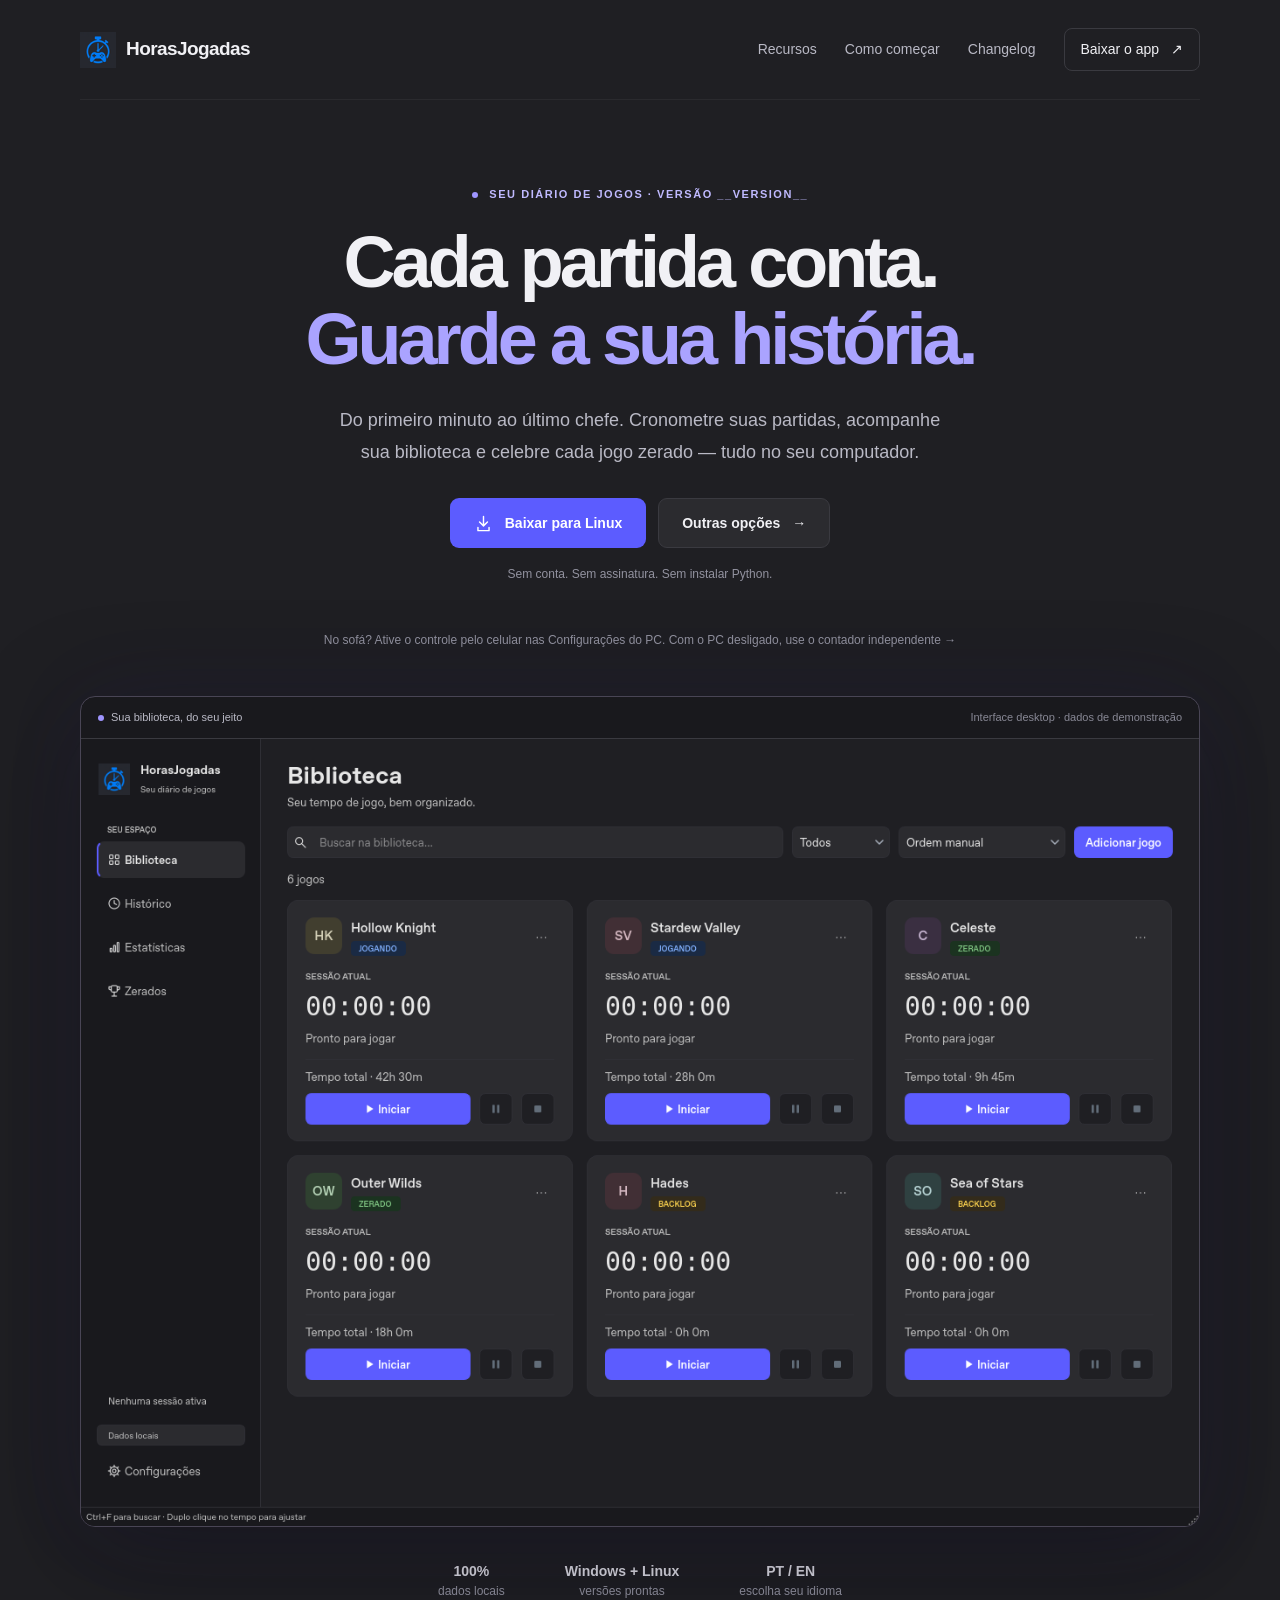
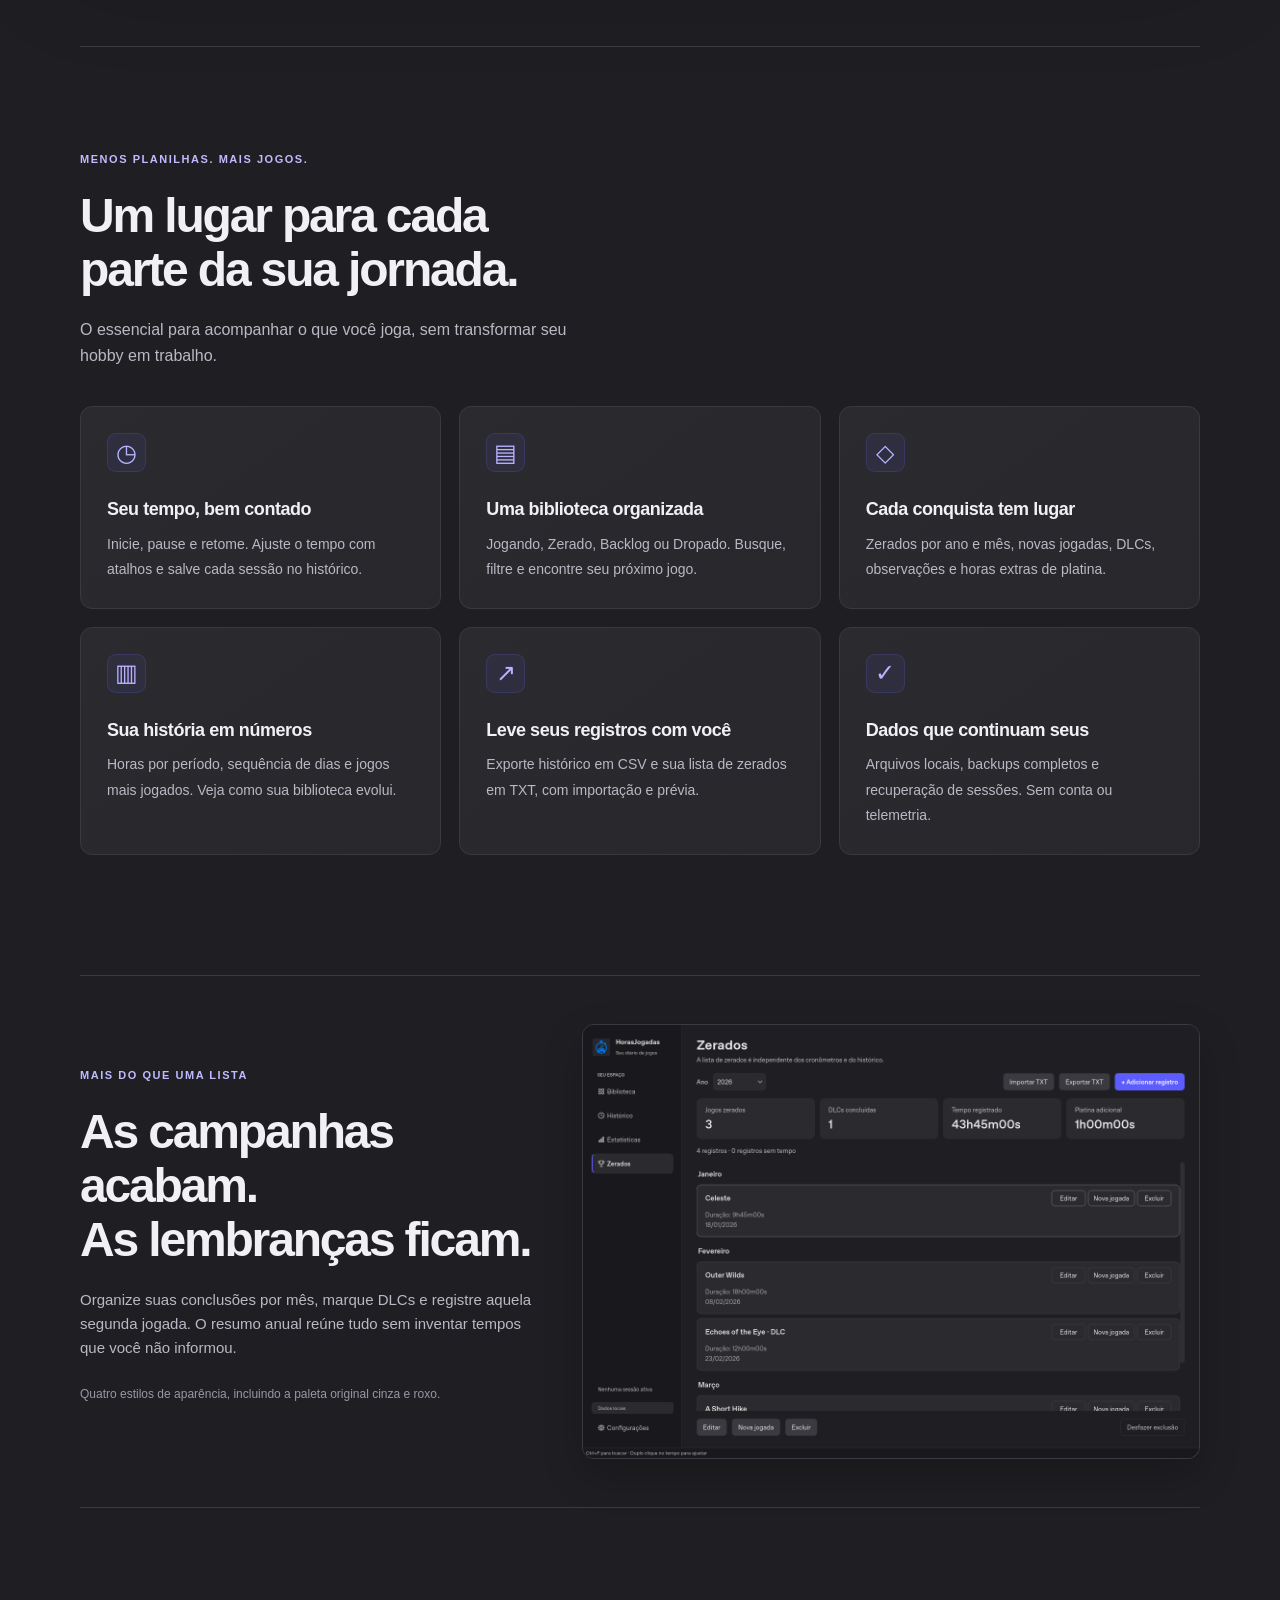
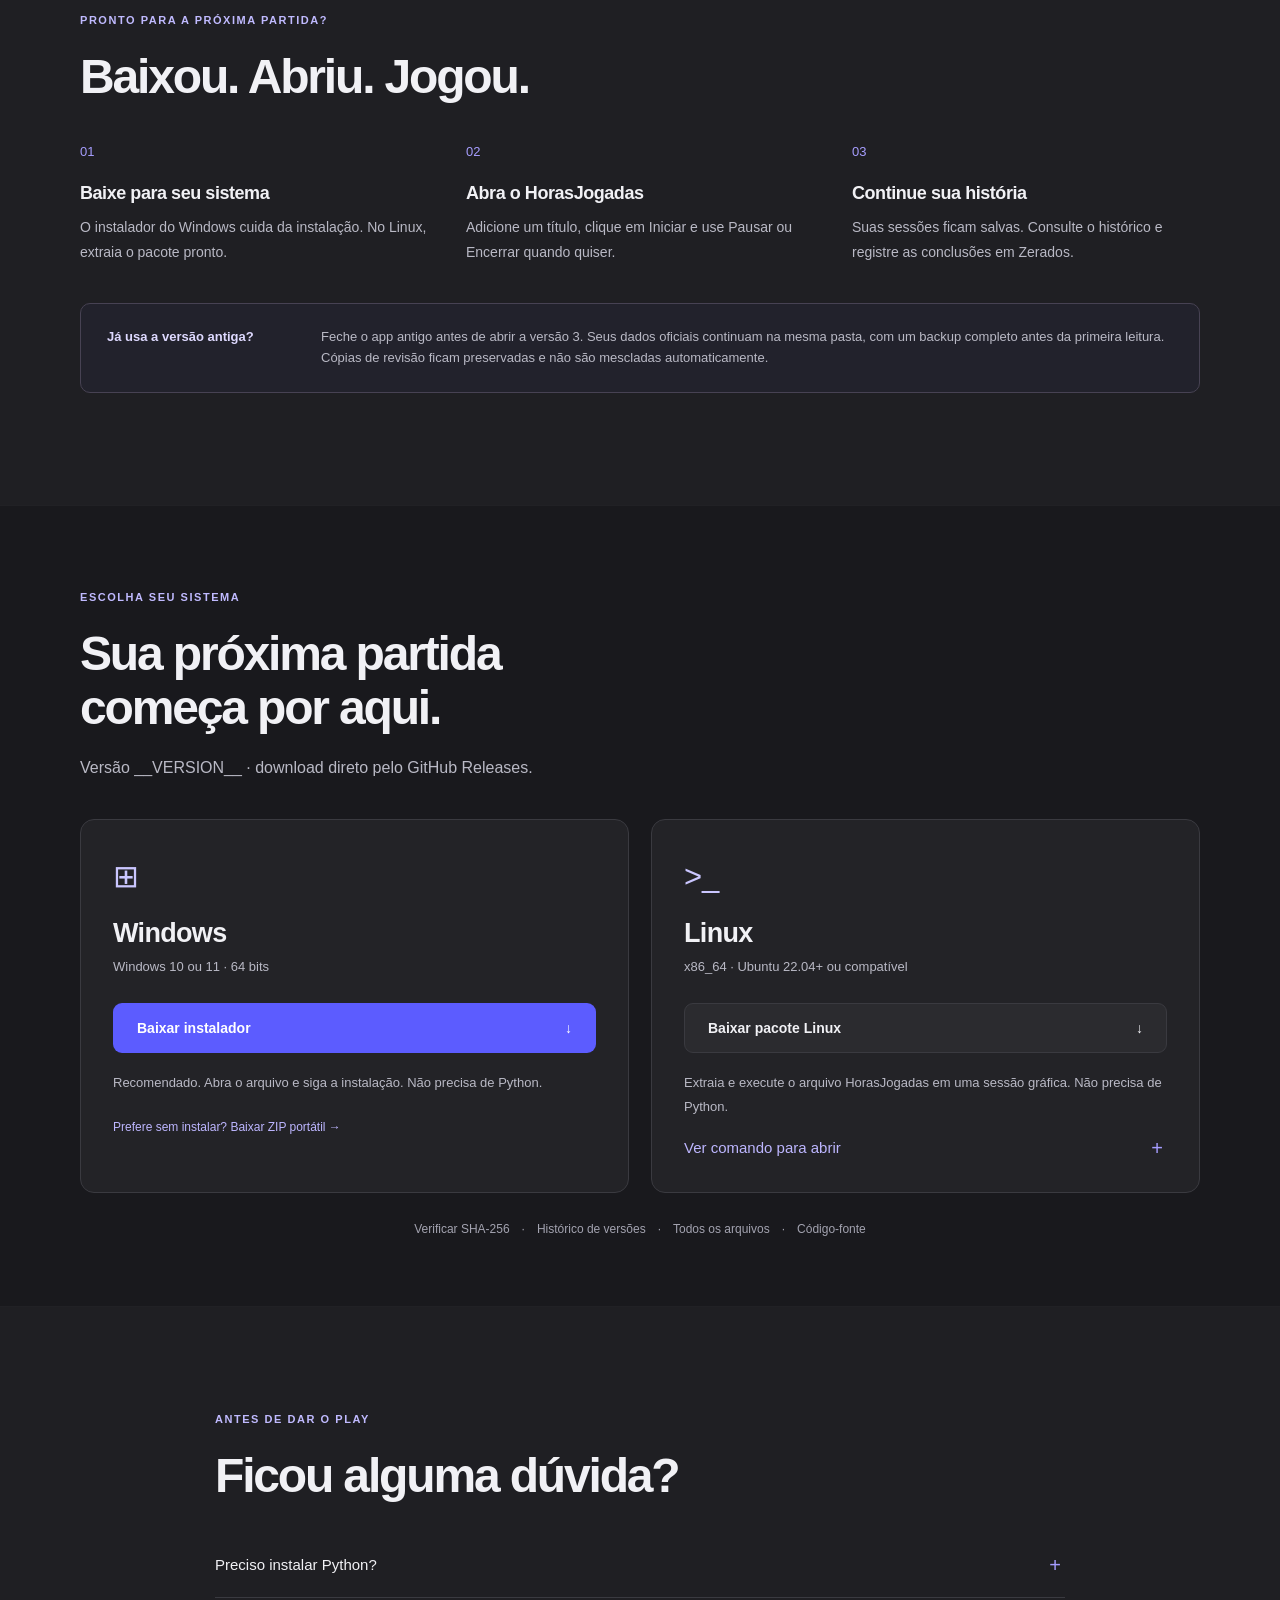
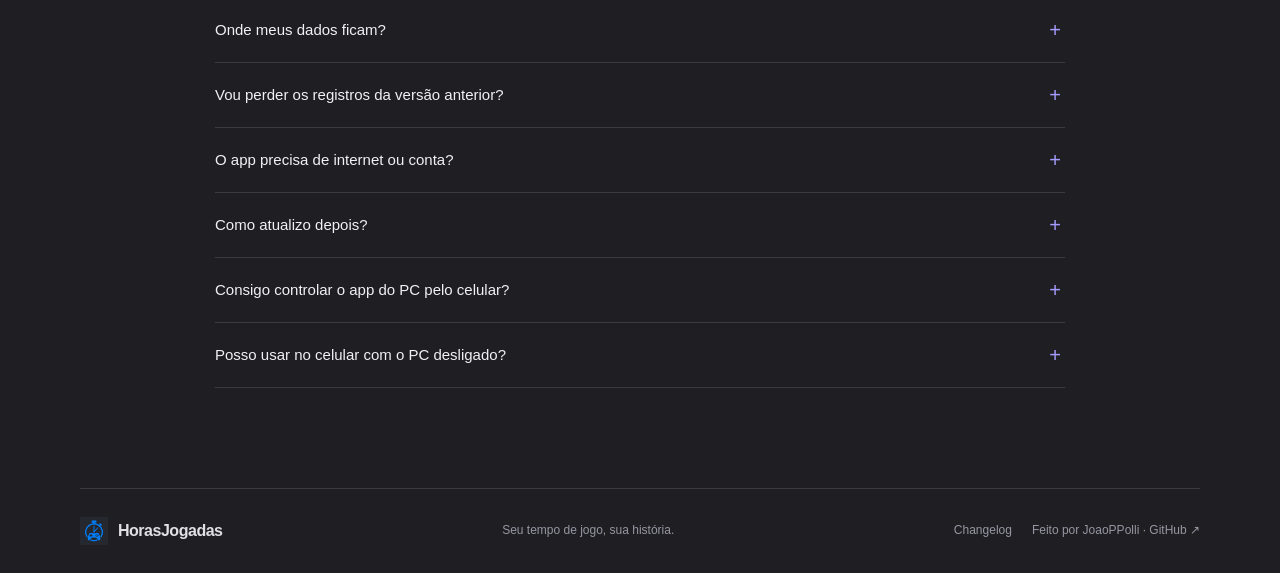
<file: site/index.html>
<!doctype html>
<html lang="pt-BR">
<head>
  <meta charset="utf-8">
  <meta name="viewport" content="width=device-width,initial-scale=1">
  <meta name="theme-color" content="#1f1f23">
  <meta name="description" content="Cronometre suas partidas, organize sua biblioteca e guarde cada jogo zerado. HorasJogadas para Windows e Linux, com dados locais e sem precisar de Python.">
  <title>HorasJogadas — seu tempo de jogo, sua história</title>
  <link rel="icon" href="assets/icon.ico">
  <link rel="stylesheet" href="style.css">
</head>
<body>
  <a class="skip" href="#principal">Pular para o conteúdo</a>
  <header class="nav wrap">
    <a class="brand" href="#" aria-label="HorasJogadas, início"><img src="assets/icon.ico" alt="" width="36" height="36"><span>HorasJogadas</span></a>
    <nav aria-label="Navegação principal"><a href="#recursos">Recursos</a><a href="#comecar">Como começar</a><a class="changelog-link" href="changelog/">Changelog</a><a href="#download" class="nav-download">Baixar o app <span aria-hidden="true">↗</span></a></nav>
  </header>
  <main id="principal">
    <section class="hero wrap">
      <p class="eyebrow"><span class="dot"></span> SEU DIÁRIO DE JOGOS · VERSÃO __VERSION__</p>
      <h1>Cada partida conta.<br><span>Guarde a sua história.</span></h1>
      <p class="intro">Do primeiro minuto ao último chefe. Cronometre suas partidas, acompanhe sua biblioteca e celebre cada jogo zerado — tudo no seu computador.</p>
      <div class="hero-actions"><a class="button primary" id="primary-download" href="__RELEASE__/download/HorasJogadas-Windows-Setup.exe"><svg viewBox="0 0 24 24" aria-hidden="true"><path d="M12 3v12m-5-5 5 5 5-5M5 17v4h14v-4"/></svg><span>Baixar para Windows</span></a><a class="button secondary" href="#download">Outras opções <span aria-hidden="true">→</span></a></div>
      <p class="fine">Sem conta. Sem assinatura. Sem instalar Python.</p>
      <p class="fine">No sofá? Ative o controle pelo celular nas Configurações do PC. Com o PC desligado, use o <a href="celular/">contador independente →</a></p>
      <div class="screen"><div class="screen-label"><span class="dot"></span> Sua biblioteca, do seu jeito <span>Interface desktop · dados de demonstração</span></div><img src="assets/library.png" alt="Biblioteca do HorasJogadas com seis cartões de jogos, cronômetros e tema cinza com roxo" width="1280" height="900" fetchpriority="high"></div>
      <div class="trust"><span><b>100%</b> dados locais</span><span><b>Windows + Linux</b> versões prontas</span><span><b>PT / EN</b> escolha seu idioma</span></div>
    </section>
    <section class="section wrap" id="recursos">
      <div class="section-heading"><p class="eyebrow">MENOS PLANILHAS. MAIS JOGOS.</p><h2>Um lugar para cada<br>parte da sua jornada.</h2><p>O essencial para acompanhar o que você joga, sem transformar seu hobby em trabalho.</p></div>
      <div class="features">
        <article><span class="feature-icon" aria-hidden="true">◷</span><h3>Seu tempo, bem contado</h3><p>Inicie, pause e retome. Ajuste o tempo com atalhos e salve cada sessão no histórico.</p></article>
        <article><span class="feature-icon" aria-hidden="true">▤</span><h3>Uma biblioteca organizada</h3><p>Jogando, Zerado, Backlog ou Dropado. Busque, filtre e encontre seu próximo jogo.</p></article>
        <article><span class="feature-icon" aria-hidden="true">◇</span><h3>Cada conquista tem lugar</h3><p>Zerados por ano e mês, novas jogadas, DLCs, observações e horas extras de platina.</p></article>
        <article><span class="feature-icon" aria-hidden="true">▥</span><h3>Sua história em números</h3><p>Horas por período, sequência de dias e jogos mais jogados. Veja como sua biblioteca evolui.</p></article>
        <article><span class="feature-icon" aria-hidden="true">↗</span><h3>Leve seus registros com você</h3><p>Exporte histórico em CSV e sua lista de zerados em TXT, com importação e prévia.</p></article>
        <article><span class="feature-icon" aria-hidden="true">✓</span><h3>Dados que continuam seus</h3><p>Arquivos locais, backups completos e recuperação de sessões. Sem conta ou telemetria.</p></article>
      </div>
    </section>
    <section class="showcase wrap">
      <div><p class="eyebrow">MAIS DO QUE UMA LISTA</p><h2>As campanhas acabam.<br>As lembranças ficam.</h2><p>Organize suas conclusões por mês, marque DLCs e registre aquela segunda jogada. O resumo anual reúne tudo sem inventar tempos que você não informou.</p><p class="small-note">Quatro estilos de aparência, incluindo a paleta original cinza e roxo.</p></div>
      <img src="assets/completed.png" alt="Lista de Zerados agrupada por mês, com resumo anual e ações de edição" width="1280" height="900" loading="lazy">
    </section>
    <section class="section wrap" id="comecar">
      <div class="section-heading"><p class="eyebrow">PRONTO PARA A PRÓXIMA PARTIDA?</p><h2>Baixou. Abriu. Jogou.</h2></div>
      <div class="steps"><article><span>01</span><h3>Baixe para seu sistema</h3><p>O instalador do Windows cuida da instalação. No Linux, extraia o pacote pronto.</p></article><article><span>02</span><h3>Abra o HorasJogadas</h3><p>Adicione um título, clique em Iniciar e use Pausar ou Encerrar quando quiser.</p></article><article><span>03</span><h3>Continue sua história</h3><p>Suas sessões ficam salvas. Consulte o histórico e registre as conclusões em Zerados.</p></article></div>
      <aside class="migration"><strong>Já usa a versão antiga?</strong><p>Feche o app antigo antes de abrir a versão 3. Seus dados oficiais continuam na mesma pasta, com um backup completo antes da primeira leitura. Cópias de revisão ficam preservadas e não são mescladas automaticamente.</p></aside>
    </section>
    <section class="download-section" id="download"><div class="wrap">
      <div class="section-heading"><p class="eyebrow">ESCOLHA SEU SISTEMA</p><h2>Sua próxima partida<br>começa por aqui.</h2><p>Versão __VERSION__ · download direto pelo GitHub Releases.</p></div>
      <div class="download-grid">
        <article class="download-card"><div class="os-mark" aria-hidden="true">⊞</div><h3>Windows</h3><p>Windows 10 ou 11 · 64 bits</p><a class="button primary" href="__RELEASE__/download/HorasJogadas-Windows-Setup.exe">Baixar instalador <span aria-hidden="true">↓</span></a><p class="download-help">Recomendado. Abra o arquivo e siga a instalação. Não precisa de Python.</p><a class="text-link" href="__RELEASE__/download/HorasJogadas-Windows-Portable.zip">Prefere sem instalar? Baixar ZIP portátil →</a></article>
        <article class="download-card"><div class="os-mark" aria-hidden="true">&gt;_</div><h3>Linux</h3><p>x86_64 · Ubuntu 22.04+ ou compatível</p><a class="button secondary" href="__RELEASE__/download/HorasJogadas-Linux-x86_64.tar.gz">Baixar pacote Linux <span aria-hidden="true">↓</span></a><p class="download-help">Extraia e execute o arquivo HorasJogadas em uma sessão gráfica. Não precisa de Python.</p><details><summary>Ver comando para abrir</summary><pre><code>tar -xzf HorasJogadas-Linux-x86_64.tar.gz
cd HorasJogadas
./HorasJogadas</code></pre></details></article>
      </div>
      <p class="download-foot"><a href="__RELEASE__/download/SHA256SUMS.txt">Verificar SHA-256</a><span>·</span><a href="changelog/">Histórico de versões</a><span>·</span><a href="__RELEASE__">Todos os arquivos</a><span>·</span><a href="__REPOSITORY__">Código-fonte</a></p>
    </div></section>
    <section class="section faq wrap"><div class="section-heading"><p class="eyebrow">ANTES DE DAR O PLAY</p><h2>Ficou alguma dúvida?</h2></div>
      <details><summary>Preciso instalar Python?</summary><p>Não nos pacotes prontos desta página. O instalador e o ZIP do Windows, assim como o pacote Linux, já levam o necessário para executar o aplicativo.</p></details>
      <details><summary>Onde meus dados ficam?</summary><p>No Windows, em <code>%APPDATA%\HorasJogadas</code>. No Linux, em <code>~/HorasJogadas</code>. A pasta dos registros é separada da instalação; desinstalar o aplicativo não remove seus dados.</p></details>
      <details><summary>Vou perder os registros da versão anterior?</summary><p>A versão 3 reutiliza a mesma pasta oficial e os formatos JSON. Antes da primeira leitura, cria um backup completo em uma pasta vizinha chamada HorasJogadas-Backups-de-Versao. Feche a versão antiga antes de abrir a nova e mantenha também uma cópia externa dos seus dados.</p></details>
      <details><summary>O app precisa de internet ou conta?</summary><p>Não para registrar suas partidas. Os dados são locais e não há telemetria. A consulta de novas versões ao abrir o app pode ser desativada nas Configurações. Ela não envia sua biblioteca. A instalação de atualizações sempre exige sua confirmação.</p></details>
      <details><summary>Como atualizo depois?</summary><p>Baixe o novo instalador ou pacote nesta página. Feche o app e instale a atualização. Seus registros permanecem na pasta de dados, separada dos arquivos do programa.</p></details>
      <details><summary>Consigo controlar o app do PC pelo celular?</summary><p>Sim. Ative Controle pelo celular nas Configurações do aplicativo e escaneie o QR Code. O painel tem Biblioteca, Histórico, Estatísticas, Zerados e Configurações, incluindo imagens e backups. Mantenha os aparelhos na mesma rede e o PC ligado, acordado e com o app aberto. Depois de atualizar o app, recarregue a página no celular.</p></details>
      <details><summary>Posso usar no celular com o PC desligado?</summary><p>Sim. Abra o <a href="celular/">contador do celular</a> uma vez com internet e adicione à tela inicial. Ele guarda as sessões no navegador, mesmo offline. Depois, exporte o arquivo e importe nas Configurações do app do PC, conferindo a prévia. Guarde uma cópia antes de limpar os dados do navegador. Para controlar os cronômetros do PC ligado, ative o Controle pelo celular nas Configurações.</p></details>
    </section>
  </main>
  <footer class="wrap"><a class="brand" href="#"><img src="assets/icon.ico" alt="" width="28" height="28"><span>HorasJogadas</span></a><p>Seu tempo de jogo, sua história.</p><div class="footer-links"><a href="changelog/">Changelog</a><a href="__REPOSITORY__">Feito por JoaoPPolli · GitHub ↗</a></div></footer>
  <script src="script.js" defer></script>
</body>
</html>
</file>
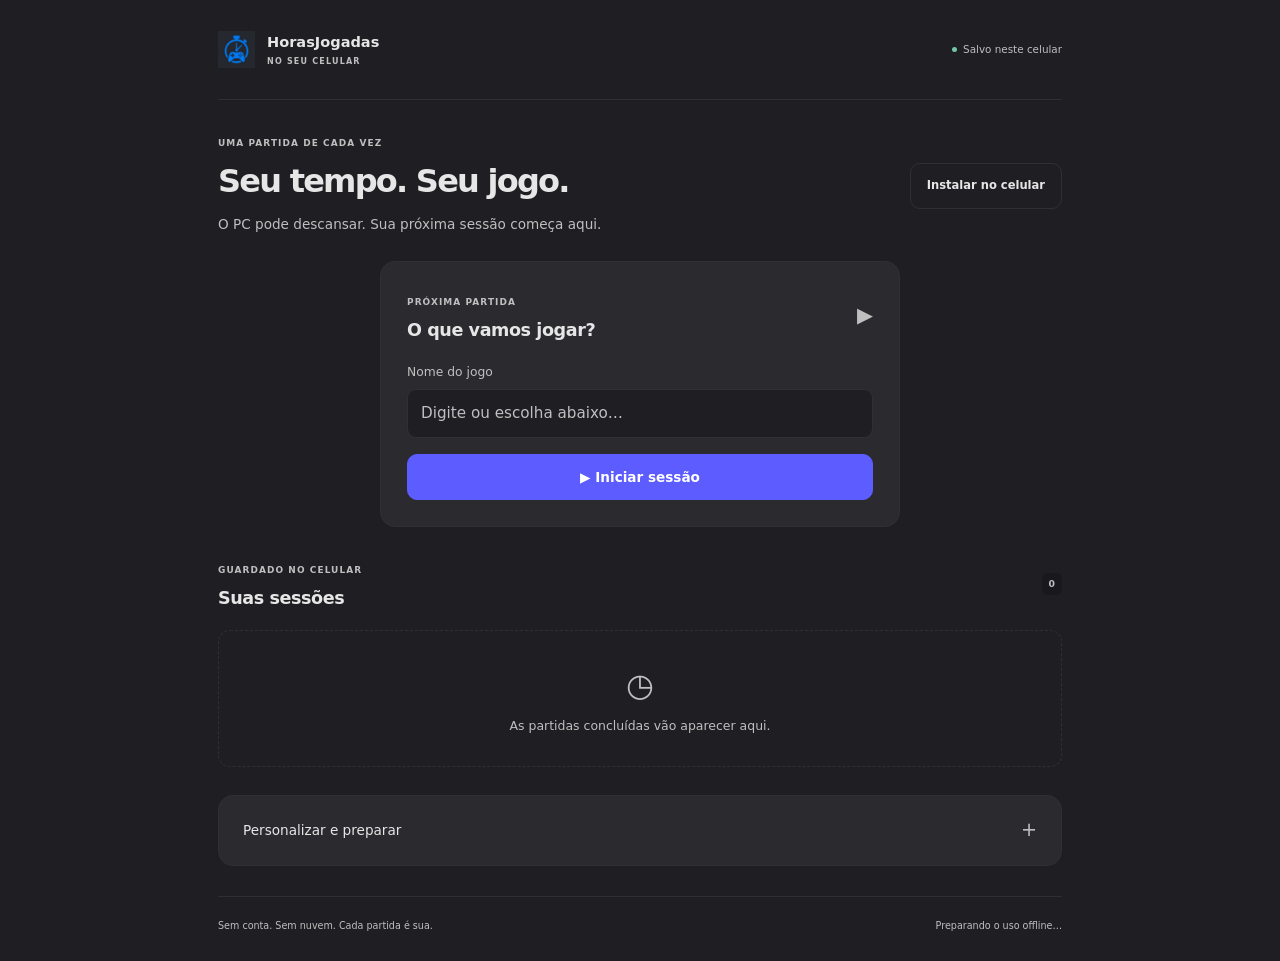
<file: site/celular/index.html>
<!doctype html>
<html lang="pt-BR">
<head>
<meta charset="utf-8">
<meta name="viewport" content="width=device-width,initial-scale=1,viewport-fit=cover">
<meta name="theme-color" content="#1f1f23">
<meta name="apple-mobile-web-app-capable" content="yes">
<meta name="apple-mobile-web-app-status-bar-style" content="black-translucent">
<meta http-equiv="Content-Security-Policy" content="default-src 'self';script-src 'self';style-src 'self' 'unsafe-inline';img-src 'self' data:;connect-src 'self';worker-src 'self';object-src 'none';base-uri 'self';form-action 'none'">
<title>HorasJogadas · No celular</title>
<link rel="manifest" href="./manifest.webmanifest">
<link rel="icon" href="./icon-192.png" type="image/png">
<link rel="apple-touch-icon" href="./apple-touch-icon.png">
<link rel="stylesheet" href="./app.css">
<script src="./app.js" defer></script>
</head>
<body>
<div class="shell">
<header class="topbar"><a class="brand" href="./"><img src="./icon-192.png" width="37" height="37" alt=""><span><strong>HorasJogadas</strong><small data-t="edition">NO SEU CELULAR</small></span></a><span class="offline-badge"><i></i><span id="offline-status" data-t="local">Salvo neste celular</span></span></header>
<main>
<div class="page-heading"><div><p class="eyebrow" data-t="eyebrow">UMA PARTIDA DE CADA VEZ</p><h1 data-t="heading">Seu tempo. Seu jogo.</h1><p data-t="intro">O PC pode descansar. Sua próxima sessão começa aqui.</p></div><button id="install-button" type="button" class="quiet" data-t="install">Instalar no celular</button></div>
<div id="notice" class="notice" role="status" hidden></div>
<div id="storage-error" class="notice danger" role="alert" hidden></div>
<div id="readonly" class="notice" hidden><span data-t="readonly">O contador está aberto em outra aba. Use apenas uma para controlar a sessão.</span><button id="take-control" class="quiet" type="button" data-t="take_control">Tentar nesta aba</button></div>
<section id="playing" class="playing card" aria-labelledby="current-title" hidden>
<div class="playing-top"><span class="eyebrow" data-t="now">JOGANDO AGORA</span><span id="current-status" class="pill"></span></div>
<h2 id="current-title"></h2><div id="current-time" class="clock">00:00:00</div><p id="current-hint" class="muted"></p>
<div class="playing-actions"><button id="pause-button" type="button" class="primary" data-t="pause">Pausar</button><button id="resume-button" type="button" class="primary" data-t="resume" hidden>Retomar</button><button id="finish-button" type="button" data-t="finish">Encerrar e salvar</button></div>
<button id="discard-button" type="button" class="text-button" data-t="discard">Descartar esta sessão</button>
</section>
<section id="start-card" class="card start-card"><div class="section-heading"><div><span class="eyebrow" data-t="next">PRÓXIMA PARTIDA</span><h2 data-t="choose">O que vamos jogar?</h2></div><span class="small-mark" aria-hidden="true">▶</span></div><form id="start-form"><label for="game-name" data-t="game_name">Nome do jogo</label><input id="game-name" maxlength="200" autocomplete="off" required data-placeholder="name_placeholder" placeholder="Digite ou escolha abaixo…"><div id="suggestions" class="suggestions"></div><button id="start-button" class="primary" type="submit"><span aria-hidden="true">▶</span> <span data-t="start">Iniciar sessão</span></button></form></section>
<section id="games-section" class="game-section" hidden><div class="section-heading"><h2 data-t="your_games">Seus jogos</h2><span id="games-count" class="pill"></span></div><div id="game-list" class="game-list"></div></section>
<section id="history-section" class="history-section"><div class="section-heading"><div><span class="eyebrow" data-t="on_phone">GUARDADO NO CELULAR</span><h2 data-t="sessions">Suas sessões</h2></div><span id="history-count" class="pill">0</span></div><div id="history-empty" class="empty"><span aria-hidden="true">◷</span><p data-t="history_empty">As partidas concluídas vão aparecer aqui.</p></div><div id="history"></div><div id="export-tools" hidden><div class="export-actions"><button id="export-button" type="button" class="primary" data-t="export">Exportar selecionadas</button><button id="select-all" type="button" class="quiet" data-t="select_all">Marcar todas</button></div><p class="muted small" data-t="export_help">Envie o arquivo para seu PC. No app, abra Configurações → Controle pelo celular → Importar sessões do celular. Você confere tudo antes de salvar.</p><p class="muted small" data-t="export_keep">Exportar não apaga suas sessões deste celular.</p></div></section>
<details id="options" class="card options"><summary data-t="options">Personalizar e preparar</summary><div class="options-body"><div class="field-row"><label><span data-t="theme">Aparência</span><select id="theme"><option value="original" data-t="original">Original · cinza e roxo</option><option value="dark" data-t="dark">Escuro minimalista</option><option value="violet" data-t="violet">Violeta</option><option value="light" data-t="light">Claro</option></select></label><label><span data-t="language">Idioma</span><select id="language"><option value="pt">Português</option><option value="en">English</option></select></label></div><h3 data-t="library">Biblioteca do PC</h3><p class="muted small" data-t="library_help">No app do PC, exporte a biblioteca nas Configurações. Importe o arquivo aqui para escolher seus jogos com mais facilidade.</p><label class="file-button" for="library-file" data-t="import_library">Importar biblioteca do PC</label><input id="library-file" type="file" accept=".json,application/json" class="file-input"><button id="persist-button" type="button" class="quiet" data-t="persist">Proteger armazenamento local</button><p class="muted small" data-t="storage_help">O navegador guarda os dados neste aparelho. Exporte suas sessões regularmente; limpar os dados do navegador também apaga essa cópia.</p><div class="separator"></div><p class="muted small" data-t="difference">Este é um contador independente. Para controlar o cronômetro do PC ligado, use o QR Code do controle local nas Configurações do app.</p><a class="text-button" href="../" data-t="desktop_app">Conhecer o app para PC ↗</a></div></details>
</main>
<footer class="footer"><span data-t="footer">Sem conta. Sem nuvem. Cada partida é sua.</span><span id="ready-status" data-t="preparing">Preparando o uso offline…</span></footer>
</div>
<dialog id="finish-dialog"><form method="dialog" class="dialog-body"><span class="eyebrow" data-t="session_done">BOA PARTIDA</span><h2 data-t="finish_title">Guardar esta sessão?</h2><p id="finish-name"></p><div id="finish-time" class="summary-time"></div><p class="muted small" data-t="finish_help">Fica salva no celular, pronta para levar ao histórico do PC.</p><div class="dialog-actions"><button type="button" data-close="finish-dialog" data-t="cancel">Cancelar</button><button id="finish-save" type="button" class="primary" data-t="save">Salvar sessão</button></div></form></dialog>
<dialog id="summary-dialog"><div class="dialog-body"><span class="eyebrow" data-t="saved">SESSÃO SALVA</span><h2 id="summary-name"></h2><div id="summary-time" class="summary-time"></div><p id="summary-total" class="muted"></p><p class="muted small" data-t="summary_help">Quando estiver no PC, exporte suas sessões para importar no app.</p><button type="button" class="primary full" data-close="summary-dialog" data-t="great">Tudo certo</button></div></dialog>
<dialog id="clock-review"><div class="dialog-body"><span class="eyebrow" data-t="review">CONFERIR TEMPO</span><h2 data-t="clock_title">O relógio mudou.</h2><p class="muted" data-t="clock_help">Para não salvar horas incorretas, confira o tempo realmente jogado. A sessão fica pausada até você confirmar.</p><label for="review-seconds" data-t="played_seconds">Tempo jogado, em segundos</label><input id="review-seconds" type="number" min="0" max="604800" step="1" inputmode="numeric"><p id="clock-message" class="muted small"></p><button id="review-apply" class="primary full" type="button" data-t="review_apply">Confirmar e manter pausado</button></div></dialog>
<dialog id="confirm-dialog"><div class="dialog-body"><h2 id="confirm-title"></h2><p id="confirm-description" class="muted"></p><div class="dialog-actions"><button type="button" data-close="confirm-dialog" data-t="cancel">Cancelar</button><button id="confirm-action" type="button" class="danger-button" data-t="confirm">Confirmar</button></div></div></dialog>
<dialog id="install-help"><div class="dialog-body"><span class="eyebrow">HORASJOGADAS</span><h2 data-t="install_title">Sempre à mão.</h2><p data-t="install_android">No Android, abra o menu do navegador e escolha “Instalar aplicativo” ou “Adicionar à tela inicial”.</p><p data-t="install_ios">No iPhone, abra no Safari, toque em Compartilhar e escolha “Adicionar à Tela de Início”.</p><p class="muted small" data-t="install_once">Abra uma vez com internet para preparar os arquivos. Depois, o contador funciona com o PC desligado e sem conexão.</p><button type="button" class="primary full" data-close="install-help" data-t="got_it">Entendi</button></div></dialog>
<div id="announcement" class="sr-only" role="status" aria-live="polite"></div>
</body></html>
</file>
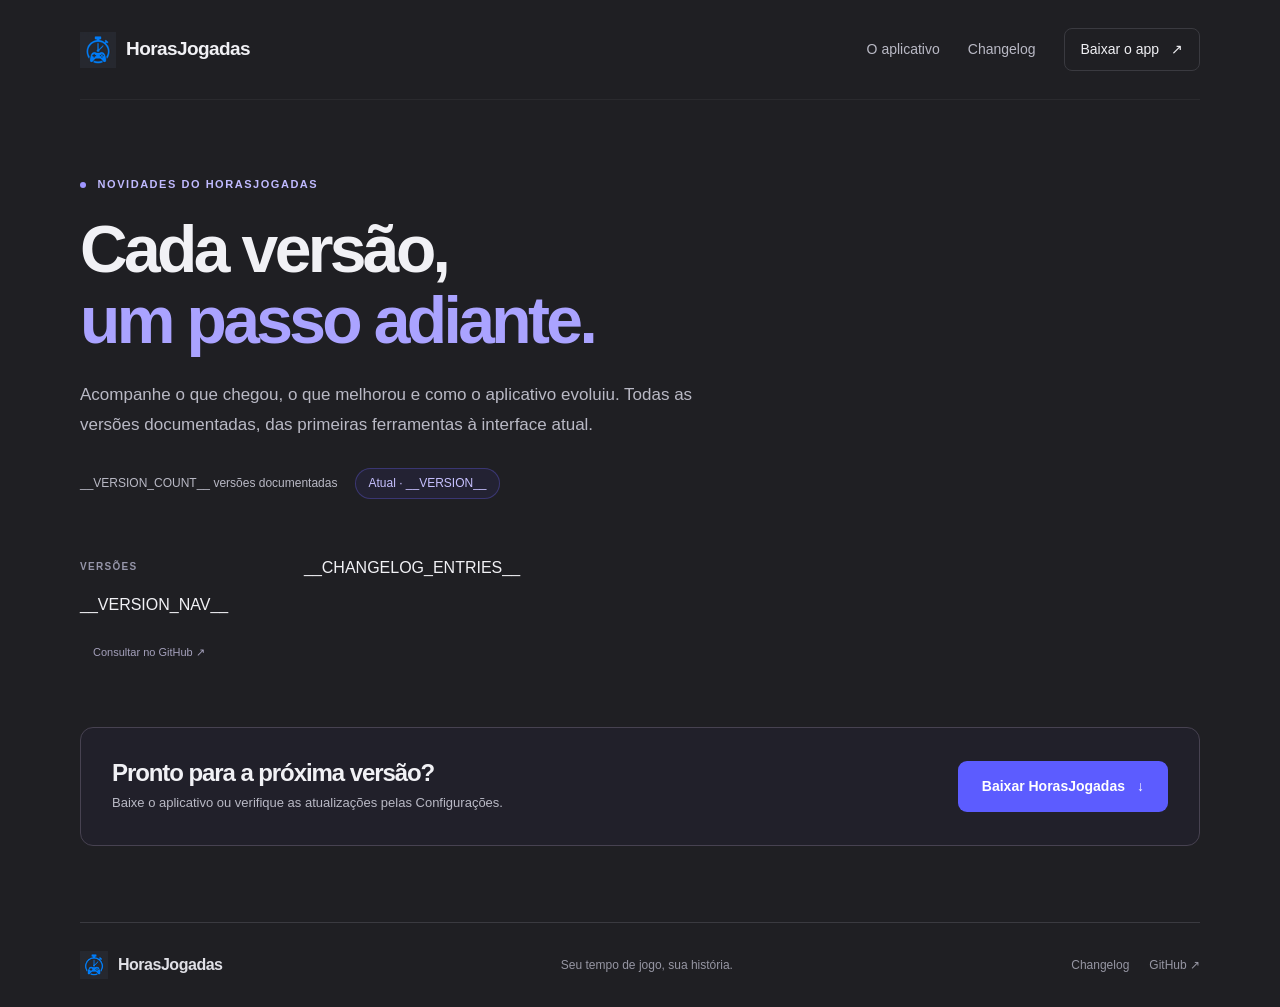
<file: site/changelog/index.html>
<!doctype html>
<html lang="pt-BR">
<head>
  <meta charset="utf-8">
  <meta name="viewport" content="width=device-width,initial-scale=1">
  <meta name="theme-color" content="#1f1f23">
  <meta name="description" content="Todas as versões documentadas do HorasJogadas: novidades, melhorias, correções e downloads anteriores.">
  <title>Changelog — HorasJogadas</title>
  <link rel="icon" href="../assets/icon.ico">
  <link rel="stylesheet" href="../style.css">
  <link rel="stylesheet" href="changelog.css">
</head>
<body>
  <a class="skip" href="#principal">Pular para o conteúdo</a>
  <header class="nav wrap">
    <a class="brand" href="../" aria-label="HorasJogadas, início"><img src="../assets/icon.ico" alt="" width="36" height="36"><span>HorasJogadas</span></a>
    <nav aria-label="Navegação principal"><a href="../">O aplicativo</a><a class="changelog-link" href="./" aria-current="page">Changelog</a><a href="../#download" class="nav-download">Baixar o app <span aria-hidden="true">↗</span></a></nav>
  </header>
  <main id="principal" class="wrap history-main">
    <section class="history-intro">
      <p class="eyebrow"><span class="dot"></span> NOVIDADES DO HORASJOGADAS</p>
      <h1>Cada versão,<br><span>um passo adiante.</span></h1>
      <p class="intro">Acompanhe o que chegou, o que melhorou e como o aplicativo evoluiu. Todas as versões documentadas, das primeiras ferramentas à interface atual.</p>
      <div class="history-meta"><span>__VERSION_COUNT__ versões documentadas</span><span class="latest-badge">Atual · __VERSION__</span></div>
    </section>
    <div class="history-layout">
      <aside class="history-sidebar"><nav aria-label="Escolher versão"><p>VERSÕES</p>__VERSION_NAV__</nav><a class="history-source" href="__REPOSITORY__/blob/main/CHANGELOG.md">Consultar no GitHub ↗</a></aside>
      <section class="release-list" aria-label="Histórico completo de versões">__CHANGELOG_ENTRIES__</section>
    </div>
    <aside class="history-bottom"><div><h2>Pronto para a próxima versão?</h2><p>Baixe o aplicativo ou verifique as atualizações pelas Configurações.</p></div><a class="button primary" href="../#download">Baixar HorasJogadas <span aria-hidden="true">↓</span></a></aside>
  </main>
  <footer class="wrap"><a class="brand" href="../"><img src="../assets/icon.ico" alt="" width="28" height="28"><span>HorasJogadas</span></a><p>Seu tempo de jogo, sua história.</p><div class="footer-links"><a href="./" aria-current="page">Changelog</a><a href="__REPOSITORY__">GitHub ↗</a></div></footer>
</body>
</html>
</file>
<file: site/style.css>
:root{color-scheme:dark;--bg:#1f1f23;--card:#2b2b2f;--deep:#19191d;--border:#3a3a40;--text:#f1f1f5;--muted:#b9b9c5;--accent:#5c5cff;--accent-hover:#6a5ef0}*{box-sizing:border-box}html{scroll-behavior:smooth;scroll-padding-top:32px}body{margin:0;background:var(--bg);color:var(--text);font-family:Inter,ui-sans-serif,-apple-system,BlinkMacSystemFont,"Segoe UI",sans-serif;line-height:1.6}a{color:inherit;text-decoration:none}a:focus-visible,summary:focus-visible{outline:3px solid #b3adff;outline-offset:5px;border-radius:5px}img{max-width:100%;height:auto;display:block}.wrap{width:min(1120px,calc(100% - 48px));margin-inline:auto}.skip{position:absolute;top:-80px;left:24px;padding:12px;background:var(--accent);z-index:20}.skip:focus{top:12px}.nav{display:flex;align-items:center;justify-content:space-between;min-height:100px;border-bottom:1px solid #ffffff0d}.brand{display:flex;align-items:center;gap:10px;font-weight:700;letter-spacing:-.03em;font-size:19px}.brand img{flex:none}.nav nav{display:flex;align-items:center;gap:28px;font-size:14px;color:var(--muted)}.nav nav a:hover{color:white}.nav-download{padding:9px 16px;border:1px solid var(--border);border-radius:8px;color:var(--text)}.nav-download span{padding-left:8px}.hero{text-align:center;padding-top:86px}.eyebrow{font-size:11px;font-weight:700;letter-spacing:.14em;color:#c0baff;margin:0 0 20px}.dot{display:inline-block;width:6px;height:6px;border-radius:50%;background:#9f95ff;margin-right:7px;vertical-align:middle}h1,h2,h3,p{overflow-wrap:break-word}h1{font-size:clamp(42px,6vw,72px);line-height:1.08;letter-spacing:-.055em;font-weight:750;margin:0 0 26px}h1 span{color:#aaa3ff}h2{font-size:clamp(32px,4.2vw,48px);line-height:1.13;letter-spacing:-.045em;margin:0 0 20px}h3{font-size:18px;letter-spacing:-.025em;line-height:1.35;margin:0 0 10px}.intro{max-width:625px;margin:0 auto 30px;font-size:18px;color:var(--muted);line-height:1.75}.hero-actions{display:flex;gap:12px;justify-content:center;flex-wrap:wrap}.button{display:inline-flex;align-items:center;justify-content:center;gap:12px;min-height:50px;padding:13px 23px;border-radius:9px;font-size:14px;font-weight:650;border:1px solid transparent;transition:background .15s,border-color .15s}.button svg{width:19px;height:19px;fill:none;stroke:currentColor;stroke-width:1.8;stroke-linecap:round;stroke-linejoin:round}.primary{background:var(--accent);color:white}.primary:hover{background:var(--accent-hover)}.secondary{background:var(--card);border-color:var(--border)}.secondary:hover{border-color:#777580}.fine{font-size:12px;color:#92929f;margin:17px 0 46px}.screen{position:relative;border:1px solid #494555;border-radius:15px;overflow:hidden;box-shadow:0 25px 110px #08070f66,0 0 90px #6552f511;text-align:left;background:var(--deep)}.screen-label{display:flex;align-items:center;padding:12px 17px;border-bottom:1px solid var(--border);font-size:11px;color:var(--muted)}.screen-label span:last-child{margin-left:auto;color:#888895}.screen img{width:100%}.trust{display:flex;justify-content:center;gap:60px;padding:33px 0 45px;border-bottom:1px solid var(--border);color:#91919e;font-size:12px}.trust b{color:#dedee6;display:block;font-size:14px;font-weight:600}.section{padding-top:104px;padding-bottom:20px}.section-heading{max-width:620px;margin-bottom:38px}.section-heading>p:not(.eyebrow){color:var(--muted);font-size:16px;max-width:525px}.features{display:grid;grid-template-columns:repeat(3,1fr);gap:18px}.features article{background:linear-gradient(145deg,#2b2b2f,#27272c);border:1px solid #39393f;border-radius:12px;padding:26px}.feature-icon{display:inline-flex;align-items:center;justify-content:center;width:39px;height:39px;background:#6c62ff15;border:1px solid #6c62ff30;border-radius:9px;color:#b9b2ff;font-size:24px;margin-bottom:25px}.features p,.steps p{font-size:14px;line-height:1.8;margin:0;color:var(--muted)}.showcase{display:grid;grid-template-columns:.85fr 1.15fr;align-items:center;gap:45px;margin-top:100px;padding-top:48px;padding-bottom:48px;border-top:1px solid var(--border);border-bottom:1px solid var(--border)}.showcase p:not(.eyebrow){color:var(--muted);font-size:15px}.showcase .small-note{font-size:12px!important;color:#9797a7!important;margin-top:25px}.showcase img{border:1px solid #3a3a43;border-radius:12px;box-shadow:0 16px 40px #0003}.steps{display:grid;grid-template-columns:repeat(3,1fr);gap:38px}.steps span{display:block;font-size:13px;color:#a79eff;margin-bottom:18px;font-variant-numeric:tabular-nums}.migration{display:flex;gap:24px;border:1px solid #474253;background:#6860ff0a;border-radius:10px;padding:23px 26px;margin-top:38px;align-items:flex-start;font-size:13px}.migration strong{min-width:190px;font-weight:650;color:#ded9ff}.migration p{margin:0;color:var(--muted)}.download-section{background:var(--deep);border-block:1px solid #ffffff09;margin-top:92px;padding:83px 0 55px}.download-grid{display:grid;grid-template-columns:1fr 1fr;gap:22px}.download-card{border:1px solid var(--border);border-radius:14px;padding:32px;background:#232327}.os-mark{font-size:31px;color:#cac6ff;margin-bottom:15px;height:48px}.download-card h3{font-size:27px;margin-bottom:6px}.download-card>p:first-of-type{font-size:13px;color:var(--muted);margin-top:0;margin-bottom:25px}.download-card .button{width:100%;justify-content:space-between}.download-help{font-size:13px;color:var(--muted);line-height:1.8;margin:18px 0}.text-link{font-size:12px;color:#bdb6ff}.text-link:hover{text-decoration:underline}.download-foot{display:flex;flex-wrap:wrap;gap:12px;justify-content:center;font-size:12px;color:#a3a3b0;margin-top:27px}.download-foot a:hover{color:#c1baff;text-decoration:underline}.download-card details{font-size:12px;border:0;padding:0}.download-card summary{color:#bdb6ff}.download-card pre{overflow:auto;background:#18181b;border-radius:6px;padding:14px;font-size:11px}.faq{max-width:850px;padding-bottom:100px}.faq .section-heading{margin-bottom:30px}details{border-bottom:1px solid var(--border);padding:20px 0}summary{cursor:pointer;font-size:15px;list-style:none;position:relative;padding-right:32px}summary::-webkit-details-marker{display:none}summary:after{content:'+';position:absolute;right:4px;color:#a59cff;font-size:20px;line-height:1.2}details[open]>summary:after{content:'−'}details>p{font-size:14px;color:var(--muted);margin-bottom:5px}code{font-size:.9em;color:#d2ccef}footer{display:flex;align-items:center;justify-content:space-between;gap:20px;border-top:1px solid var(--border);padding-block:28px!important;font-size:12px;color:#9696a3}footer .brand{font-size:16px;color:#e0e0e6}footer p{margin:0}footer>a:last-child:hover{color:#c1baff}@media(max-width:800px){.hero{padding-top:60px}.features{grid-template-columns:repeat(2,1fr)}.showcase{grid-template-columns:1fr;gap:28px}.showcase>*{min-width:0}.showcase img{width:100%;max-width:100%}.steps{gap:22px}.trust{gap:35px}.migration{display:block}.migration p{margin-top:8px}.nav nav{gap:16px}.section{padding-top:75px}footer{flex-wrap:wrap}}@media(max-width:540px){.wrap{width:calc(100% - 32px)}.nav{min-height:80px}.nav nav>a:not(.nav-download){display:none}.brand{font-size:16px}.brand img{width:30px;height:30px}.nav-download{font-size:12px;padding:8px 11px}.hero{padding-top:46px}h1{font-size:43px}.intro{font-size:16px}.hero-actions .button{width:100%}.fine{margin-bottom:30px}.eyebrow{font-size:9px;letter-spacing:.1em}.screen{border-radius:9px}.screen-label{padding:9px 11px;font-size:9px}.screen-label span:last-child{display:none}.trust{gap:18px;justify-content:space-between;padding-block:25px;font-size:10px}.trust b{font-size:11px}.features,.steps,.download-grid{grid-template-columns:1fr}.features article{padding:23px}.feature-icon{margin-bottom:20px}.showcase{margin-top:60px;padding-block:32px}.section{padding-top:60px}.steps article{padding-bottom:14px}.steps span{margin-bottom:7px}.migration{padding:20px;margin-top:20px}.download-section{padding:57px 0 35px;margin-top:55px}.download-card{padding:25px}.faq{padding-bottom:55px}.download-foot{font-size:11px;gap:8px}footer{display:block;text-align:left}footer .brand{margin-bottom:12px}footer p{margin-bottom:12px}}@media(prefers-reduced-motion:reduce){html{scroll-behavior:auto}.button{transition:none}}

.footer-links{display:flex;gap:20px;flex-wrap:wrap}.footer-links a:hover{color:#c1baff;text-decoration:underline}@media(max-width:540px){.nav nav>a.changelog-link{display:inline}.nav nav{gap:10px}.nav nav .changelog-link{font-size:12px}.footer-links{margin-top:8px}}@media(max-width:400px){.nav .brand span{font-size:14px}.nav nav{gap:8px}.nav-download span{display:none}.nav-download{padding:8px;font-size:11px}.nav nav .changelog-link{font-size:11px}}
</file>
<file: site/celular/app.css>
:root{--bg:#1f1f23;--side:#19191d;--card:#2b2b2f;--border:#2f2f35;--text:#e6e6e6;--muted:#bfbfbf;--accent:#5c5cff;--on-accent:#fff;--success:#74c5a5;--danger:#e48d94;color-scheme:dark;font-family:"Segoe UI",system-ui,-apple-system,BlinkMacSystemFont,sans-serif;line-height:1.5;color:var(--text);background:var(--bg);font-synthesis:none}
*{box-sizing:border-box}body{margin:0}button,input,select{font:inherit}button,a,input,select{-webkit-tap-highlight-color:transparent}button,a,summary,label.file-button{touch-action:manipulation}button,summary{cursor:pointer}button{min-height:46px;padding:11px 16px;border:1px solid var(--border);border-radius:10px;color:var(--text);background:var(--side);font-size:.85rem;font-weight:550}button:hover{border-color:var(--muted)}button:disabled{cursor:default;opacity:.42}button.primary{background:var(--accent);border-color:var(--accent);color:var(--on-accent)}button.quiet{background:transparent}button:focus-visible,a:focus-visible,summary:focus-visible{outline:2px solid var(--accent);outline-offset:4px}input,select{width:100%;min-width:0;border:1px solid var(--border);border-radius:9px;padding:12px 13px;min-height:46px;background:var(--bg);color:var(--text);outline:none;font-size:.95rem}input:focus,select:focus{border-color:var(--muted)}input::placeholder{color:var(--muted)}label{display:block;font-size:.77rem;color:var(--muted);margin:0 0 8px}label>span{display:block;margin-bottom:8px}a{color:var(--text);text-decoration:none}h1,h2,h3,p{margin:0}h1{font-size:2rem;line-height:1.2;letter-spacing:-.055em;font-weight:650}h2{font-size:1.1rem;letter-spacing:-.025em;font-weight:600}h3{font-size:.9rem;font-weight:600}.shell{width:min(100%,900px);margin:auto;padding:0 28px}.topbar{height:100px;border-bottom:1px solid var(--border);display:flex;align-items:center;justify-content:space-between;gap:15px}.brand{display:flex;gap:12px;align-items:center;min-width:0}.brand strong{font-size:.91rem;display:block}.brand small{display:block;color:var(--muted);font-size:.5rem;letter-spacing:.15em;margin-top:3px;font-weight:600}.brand img{flex-shrink:0}.offline-badge{display:flex;align-items:center;gap:6px;font-size:.65rem;color:var(--muted);white-space:nowrap}.offline-badge i{width:5px;height:5px;border-radius:50%;background:var(--success)}.page-heading{padding:37px 0 27px;display:flex;align-items:center;justify-content:space-between;gap:24px}.page-heading p:not(.eyebrow){font-size:.85rem;color:var(--muted);margin-top:13px;max-width:430px}.eyebrow{font-size:.56rem;letter-spacing:.12em;font-weight:650;color:var(--muted)}.page-heading .eyebrow{margin-bottom:12px}.page-heading>button{flex:0 0 auto;font-size:.72rem}.card{border:1px solid var(--border);border-radius:15px;background:var(--card);padding:26px}.section-heading{display:flex;justify-content:space-between;align-items:center;gap:15px;margin-bottom:19px}.section-heading h2{margin-top:5px}.small-mark{font-size:1.3rem;color:var(--muted)}.start-card #start-button{width:100%;margin-top:16px}.suggestions:empty{display:none}.suggestions{display:flex;gap:8px;flex-wrap:wrap;margin-top:12px}.suggestions button{font-size:.7rem;padding:6px 10px;min-height:34px;max-width:100%;overflow:hidden;text-overflow:ellipsis;white-space:nowrap;background:transparent}.playing{padding:29px;margin-top:25px;margin-bottom:22px;border-top:2px solid var(--success);text-align:center}.playing-top{display:flex;align-items:center;justify-content:space-between;margin-bottom:23px}.playing h2{font-size:1.3rem;overflow-wrap:anywhere}.pill{display:inline-flex;align-items:center;min-height:22px;border-radius:5px;background:var(--side);padding:2px 7px;font-size:.58rem;color:var(--muted);font-weight:550}.clock,.summary-time{font-family:"Consolas","SFMono-Regular",ui-monospace,monospace;font-variant-numeric:tabular-nums;font-size:clamp(2.8rem,10vw,4.1rem);font-weight:450;letter-spacing:-.065em;line-height:1.25;margin:19px 0 12px}.playing #current-hint{font-size:.75rem}.playing-actions{display:flex;gap:10px;margin-top:23px}.playing-actions button{flex:1}.text-button{font-size:.73rem;display:inline-flex;align-items:center;justify-content:center;min-height:42px;padding:8px;background:transparent;border:0;color:var(--muted)}.playing>.text-button{margin-top:10px}.muted{color:var(--muted)}.small{font-size:.75rem;line-height:1.7}.game-section,.history-section{margin-top:29px}.game-list{display:grid;grid-template-columns:repeat(2,minmax(0,1fr));gap:10px}.game-item{display:flex;align-items:center;gap:9px;background:var(--card);border:1px solid var(--border);padding:10px 12px;border-radius:10px;min-width:0}.game-pick{border:0;background:transparent;min-width:0;flex:1;padding:0;display:flex;align-items:center;gap:10px;text-align:left}.game-avatar{width:34px;height:34px;background:var(--side);color:var(--muted);border-radius:8px;flex-shrink:0;display:flex;justify-content:center;align-items:center;font-size:.63rem}.game-pick span:last-child{font-size:.78rem;overflow:hidden;text-overflow:ellipsis;white-space:nowrap}.game-favorite{flex:0 0 44px;width:44px;padding:0;border:0;background:transparent;font-size:1.05rem;color:var(--muted)}.game-favorite[aria-pressed=true]{color:var(--accent)}.empty{text-align:center;padding:30px 15px;border:1px dashed var(--border);border-radius:12px;color:var(--muted)}.empty>span{font-size:2rem}.empty p{font-size:.78rem;margin-top:8px}.history-item{display:flex;gap:11px;align-items:flex-start;padding:17px 0;border-bottom:1px solid var(--border)}.history-item input{width:17px;height:17px;min-height:17px;margin-top:4px;flex-shrink:0;accent-color:var(--accent)}.history-info{min-width:0;flex:1}.history-info strong{font-size:.84rem;font-weight:550;display:block;overflow-wrap:anywhere}.history-info small{font-size:.65rem;color:var(--muted);display:block;margin-top:5px}.history-duration{font-size:.8rem;font-variant-numeric:tabular-nums;white-space:nowrap;margin-top:1px}.history-delete{min-height:36px;width:36px;padding:0;background:transparent;border:0;color:var(--muted);font-size:1.1rem}.export-actions{display:flex;gap:9px;flex-wrap:wrap;margin:21px 0 13px}.export-actions .primary{flex:1}.options{margin-top:28px;padding:0}.options summary{padding:20px 24px;font-size:.85rem;list-style:none;display:flex;justify-content:space-between;align-items:center}.options summary::after{content:"+";font-size:1.2rem;color:var(--muted)}.options[open] summary::after{content:"−"}.options-body{padding:0 24px 23px}.field-row{display:grid;grid-template-columns:1.4fr 1fr;gap:14px;margin-bottom:20px}.options-body h3{margin:16px 0 7px}.file-button{display:inline-flex;justify-content:center;align-items:center;min-height:46px;border:1px solid var(--border);border-radius:9px;padding:10px 14px;font-size:.77rem;color:var(--text);cursor:pointer;margin-top:14px}.file-input{position:absolute;width:1px;height:1px;overflow:hidden;opacity:0;padding:0;min-height:0}.file-input:focus+.file-button{outline:2px solid var(--accent)}#persist-button{display:block;margin:15px 0 9px;font-size:.77rem}.separator{height:1px;background:var(--border);margin:19px 0}.footer{border-top:1px solid var(--border);margin-top:30px;padding:22px 0 28px;display:flex;justify-content:space-between;gap:12px;flex-wrap:wrap;font-size:.6rem;color:var(--muted)}.notice{padding:14px 16px;border:1px solid var(--border);border-left:3px solid var(--accent);border-radius:10px;background:var(--card);color:var(--muted);font-size:.78rem;margin-bottom:16px;line-height:1.7}.notice button{font-size:.72rem;margin-top:10px}.notice.danger{border-left-color:var(--danger)}dialog{width:calc(100% - 36px);max-width:420px;border:1px solid var(--border);border-radius:16px;padding:0;background:var(--card);color:var(--text);box-shadow:0 20px 90px #0005}dialog::backdrop{background:#080a0fc7;backdrop-filter:blur(3px)}.dialog-body{padding:28px}.dialog-body h2{font-size:1.4rem;margin:11px 0 15px}.dialog-body p{font-size:.83rem;line-height:1.7;overflow-wrap:anywhere}.dialog-body label{margin-top:20px}.dialog-body .summary-time{font-size:2.7rem;margin:17px 0}.dialog-actions{display:flex;justify-content:flex-end;gap:9px;margin-top:23px}.full{width:100%;margin-top:21px}.danger-button{color:var(--danger)}#review-apply{margin-top:20px}#install-help p+p{margin-top:15px}.sr-only{position:absolute;width:1px;height:1px;padding:0;margin:-1px;overflow:hidden;clip:rect(0,0,0,0);white-space:nowrap;border:0}[hidden]{display:none!important}
@media(min-width:800px){.start-card{max-width:520px;margin:auto}.playing{max-width:620px;margin-left:auto;margin-right:auto}.game-list{grid-template-columns:repeat(3,minmax(0,1fr))}}
@media(max-width:560px){.shell{padding:0 22px}.topbar{height:85px}.brand{gap:9px}.brand strong{font-size:.83rem}.brand img{width:32px;height:32px}.brand small{font-size:.45rem}.offline-badge{font-size:.55rem}.page-heading{padding:30px 0 25px;display:block}.page-heading h1{font-size:1.9rem}.page-heading>button{margin-top:17px;min-height:40px;font-size:.7rem}.card{padding:22px}.playing{padding:23px}.playing-actions{flex-direction:column;gap:9px}.game-list{grid-template-columns:minmax(0,1fr)}.history-duration{font-size:.72rem}.history-delete{width:28px}.field-row{grid-template-columns:minmax(0,1fr)}.options{padding:0}.options-body{padding:0 22px 21px}.options summary{padding:19px 22px}.footer{display:block;text-align:center;line-height:1.9}.footer span{display:block}.dialog-body{padding:25px}.dialog-actions button{font-size:.78rem}}
@media(max-width:350px){.shell{padding:0 16px}.brand small{font-size:.42rem;letter-spacing:.1em}.offline-badge{font-size:.48rem;gap:4px}.offline-badge i{display:none}.card{padding:19px}.playing{padding:21px}.page-heading h1{font-size:1.7rem}.game-item{padding:8px 10px}.history-item{gap:8px}.history-duration{font-size:.65rem}.dialog-actions{flex-wrap:wrap}.dialog-actions button{flex:1}}
@media(prefers-reduced-motion:reduce){*{scroll-behavior:auto!important}}
</file>
<file: site/changelog/changelog.css>
.history-intro{padding:76px 0 56px;max-width:800px}.history-intro h1{font-size:clamp(42px,6vw,66px);margin-bottom:24px}.history-intro h1 span{color:#aaa3ff}.history-intro .intro{margin:0;max-width:650px;font-size:17px}.history-meta{display:flex;align-items:center;flex-wrap:wrap;gap:18px;margin-top:28px;color:var(--muted);font-size:12px}.latest-badge{border:1px solid #6c62ff50;background:#6555ff13;color:#c7c1ff;border-radius:20px;padding:5px 12px}.history-layout{display:grid;grid-template-columns:180px minmax(0,1fr);gap:44px;align-items:start;padding-bottom:64px}.history-sidebar{position:sticky;top:28px}.history-sidebar nav{display:flex;flex-direction:column;gap:5px}.history-sidebar nav>p{font-size:10px;letter-spacing:.13em;font-weight:650;color:#9696aa;margin:4px 0 12px}.history-sidebar nav>a{font-size:13px;color:var(--muted);padding:8px 12px;border-left:2px solid var(--border);border-radius:0 6px 6px 0}.history-sidebar nav>a:hover,.history-sidebar nav>a:first-of-type{color:#ccc6ff;border-color:var(--accent);background:#6a60ff0c}.history-source{display:block;font-size:11px;line-height:1.8;color:#a4a0bb;margin-top:26px;padding-left:13px}.release-list{min-width:0;display:grid;gap:22px}.release-card{border:1px solid var(--border);background:linear-gradient(140deg,#29292f,#242429);border-radius:14px;padding:28px 30px;scroll-margin-top:24px}.release-card.latest{border-color:#655d9a;background:linear-gradient(140deg,#2d2b3b,#242429)}.release-heading{display:flex;align-items:center;gap:13px;flex-wrap:wrap;margin-bottom:12px}.release-version{font-size:13px;color:#c5befb;font-variant-numeric:tabular-nums;font-weight:600}.release-heading .latest-badge{font-size:10px;padding:3px 9px}.release-card h2{font-size:25px;letter-spacing:-.035em;line-height:1.25;margin:0 0 22px}.release-card ul{margin:0 0 20px;padding-left:19px;color:#c0c0cc;font-size:14px;line-height:1.85}.release-card li{padding-left:4px;margin-bottom:9px}.release-card li::marker{color:#8e84d5}.release-card p{font-size:14px;line-height:1.85;color:#c0c0cc;margin:0 0 20px}.release-card code{padding:2px 5px;background:#19191f;border-radius:4px;font-size:.9em;overflow-wrap:anywhere}.release-link{display:inline-flex;gap:7px;align-items:center;font-size:12px;color:#c0b9ff}.release-link:hover,.history-source:hover{text-decoration:underline}.history-bottom{display:flex;align-items:center;justify-content:space-between;gap:28px;padding:31px;border:1px solid #474251;border-radius:13px;background:#6355ff08;margin-bottom:76px}.history-bottom h2{font-size:24px;margin:0 0 7px}.history-bottom p{font-size:13px;color:var(--muted);margin:0}.history-bottom .button{flex:none}@media(max-width:800px){.history-layout{grid-template-columns:140px minmax(0,1fr);gap:24px}.release-card{padding:24px}.history-bottom{display:block}.history-bottom .button{margin-top:22px}}@media(max-width:600px){.history-intro{padding:48px 0 34px}.history-intro h1{font-size:43px}.history-intro .intro{font-size:15px}.history-layout{display:block;padding-bottom:38px}.history-sidebar{position:static;margin-bottom:26px}.history-sidebar nav{display:flex;flex-direction:row;gap:7px;flex-wrap:wrap}.history-sidebar nav>p{width:100%;margin-bottom:5px}.history-sidebar nav>a{border:1px solid var(--border);border-radius:6px;padding:6px 10px;font-size:12px}.history-source{padding-left:0;margin-top:14px}.release-card{padding:23px 20px;border-radius:11px}.release-card h2{font-size:23px}.release-card li,.release-card p{font-size:13px}.history-bottom{padding:24px;margin-bottom:45px}.history-bottom h2{font-size:22px}.history-bottom .button{width:100%}}
</file>
